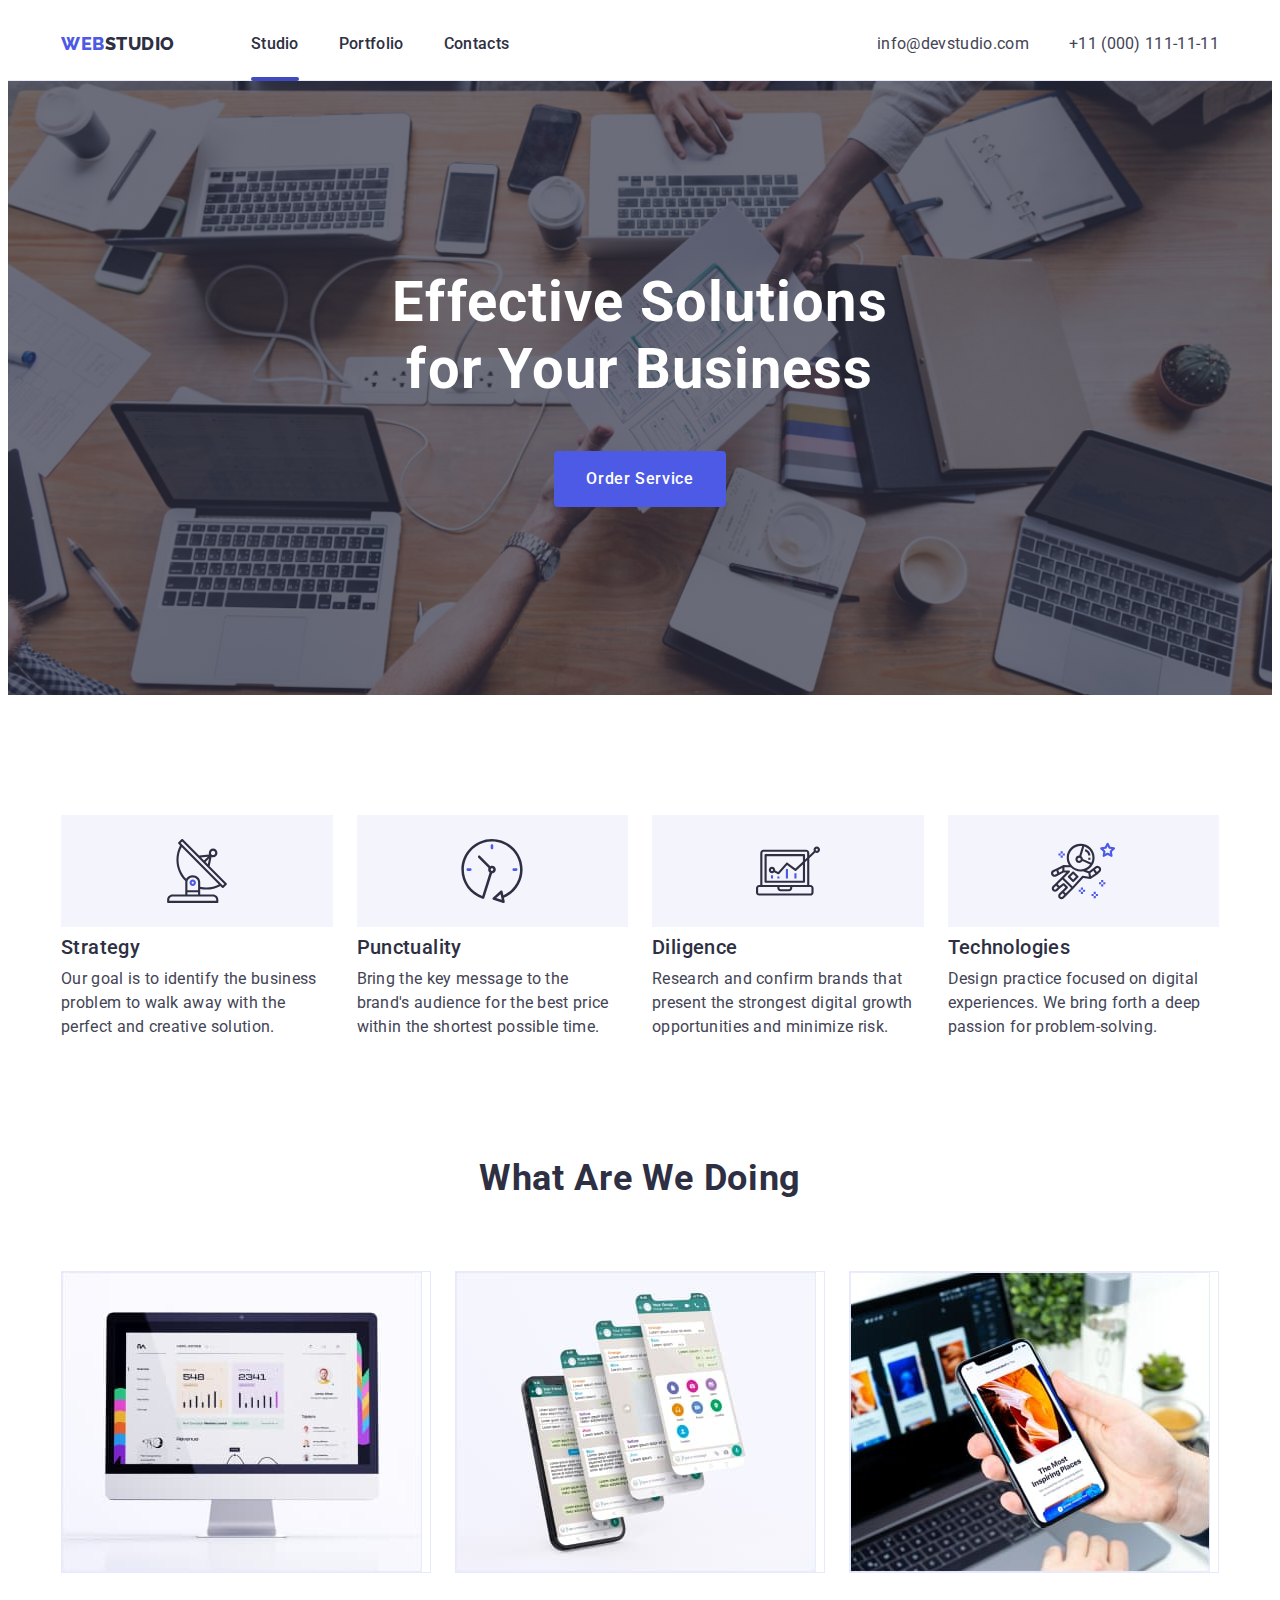
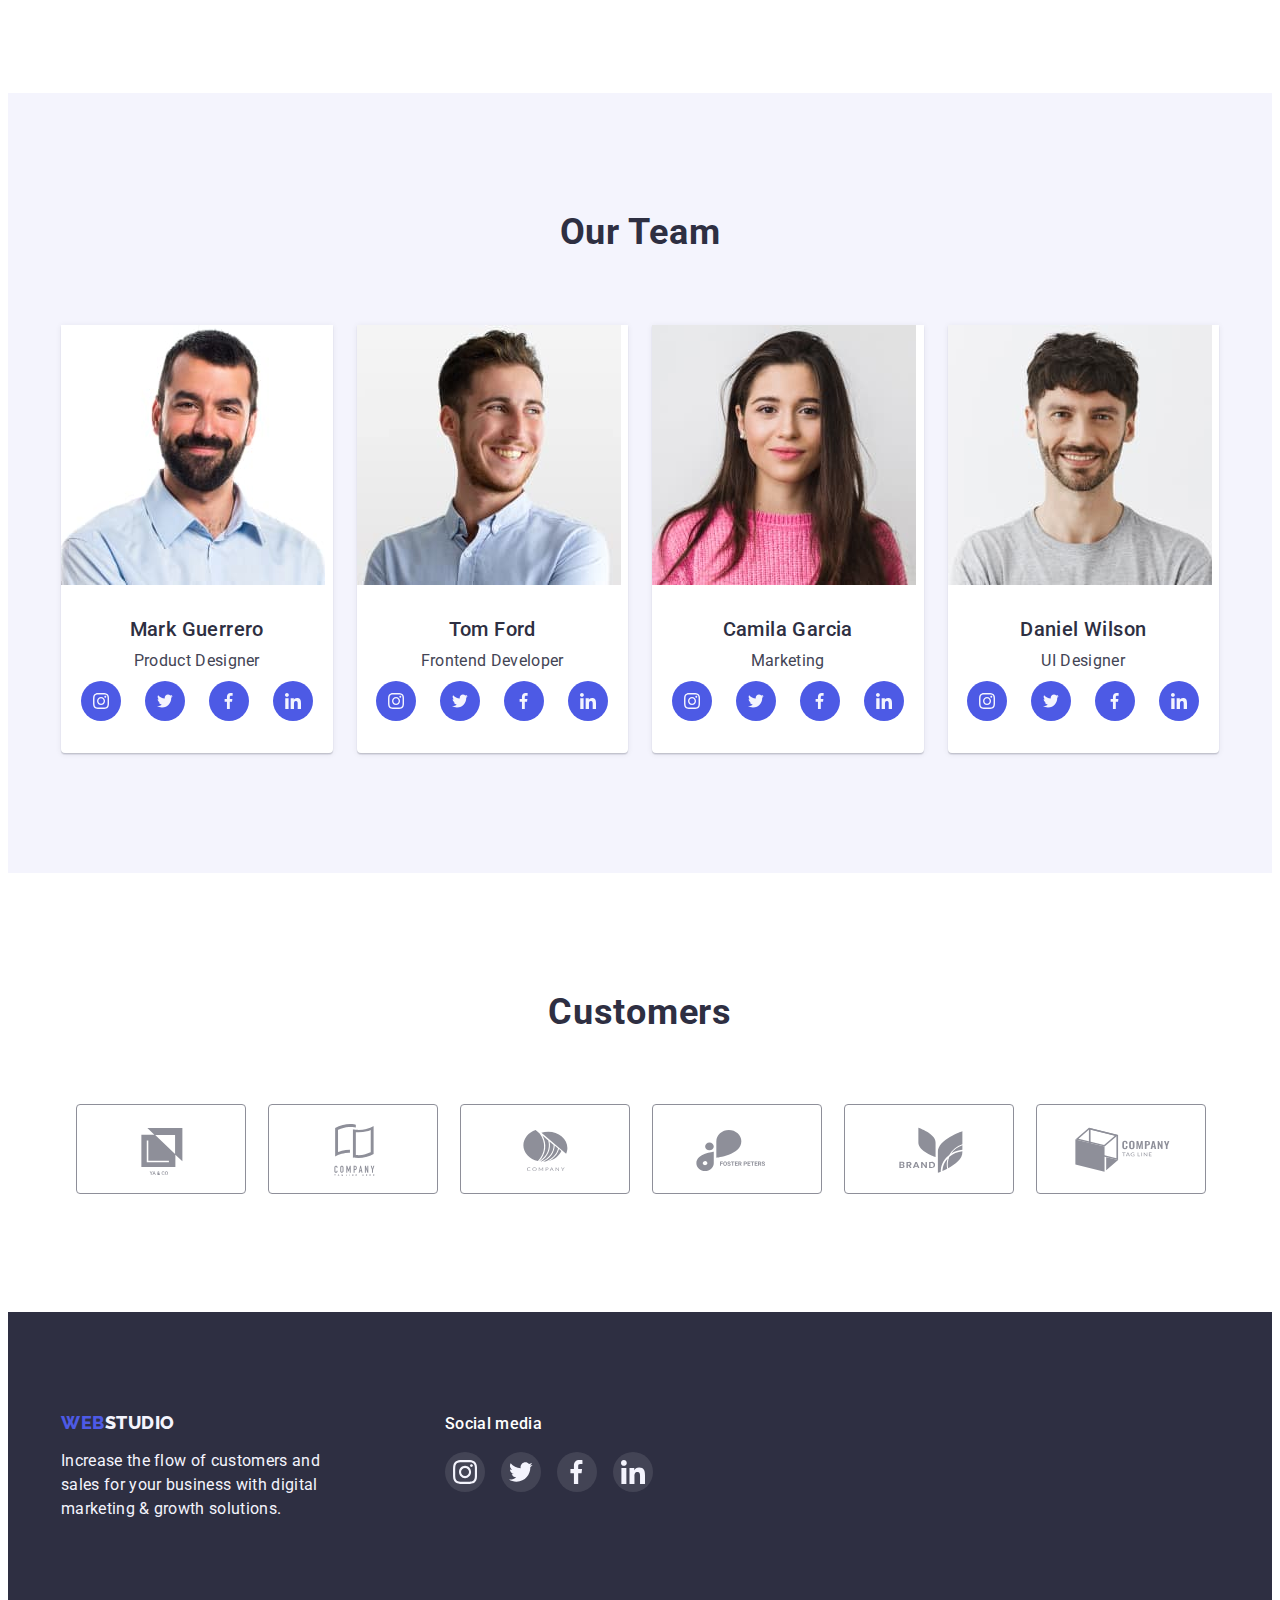
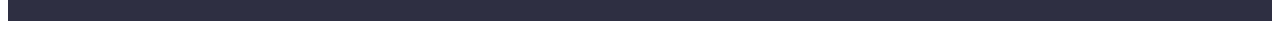
<file: index.html>
<!DOCTYPE html>
<html lang="en">
  <head>
    <meta charset="UTF-8" />
    <meta http-equiv="X-UA-Compatible" content="IE=edge" />
    <meta name="viewport" content="width=device-width, initial-scale=1.0" />
    <title>WebStudio</title>
    <link rel="preconnect" href="https://fonts.googleapis.com">
    <link rel="preconnect" href="https://fonts.gstatic.com" crossorigin>
    <link href="https://fonts.googleapis.com/css2?family=Raleway:wght@800&family=Roboto:wght@400;500;700;900&display=swap" rel="stylesheet">
    <link rel="stylesheet" href="https://cdnjs.cloudflare.com/ajax/libs/modern-normalize/1.1.0/modern-normalize.min.css" integrity="sha512-wpPYUAdjBVSE4KJnH1VR1HeZfpl1ub8YT/NKx4PuQ5NmX2tKuGu6U/JRp5y+Y8XG2tV+wKQpNHVUX03MfMFn9Q==" crossorigin="anonymous" referrerpolicy="no-referrer" />
    <link rel="stylesheet" href="./css/styles.css">
  </head>
  <body>
    <!--Header-->
    <header class="header">
      <div class="container header-container">
      <nav class="header-navigation">
        <a class="header-logo link" href="./index.html"><span class="accent">Web</span>Studio</a>
        <!--Navigation-->
        <ul class="header-list list">
          <li class="header-item"><a href="./index.html" class="header-link link current">Studio</a></li>
          <li class="header-item"><a href="./portfolio.html" class="header-link link">Portfolio</a></li>
          <li class="header-item"><a href="" class="header-link link">Contacts</a></li>
        </ul>
      </nav>
      <address class="header-adress">
        <ul class="adress-list list">
          <li><a href="mailto:info@devstudio.com" class="header-mail link">info@devstudio.com</a></li>
          <li><a href="tel:+110001111111" class="header-tel link">+11 (000) 111-11-11</a></li>
        </ul>
      </address>
      </div>
    </header>
    <main>
      <!--Hero section-->
      <section class="hero">
        <div class="container">
        <h1 class="hero-title">Effective Solutions for Your Business</h1>
        <button data-modal-open type="button" class="hero-btn btn">Order Service</button>
        <div class="backdrop is-hidden" data-modal>
            <div class="modal">
              <button data-modal-close type="button" class="modal-icon">
                <svg class="icon-image" width="8" height="8">
                  <use href="./images/symbol-defs.svg#icon-close">
                  </use>
                </svg>
              </button>
            </div>
        </div>
        </div>
      </section>
      <!--Advantage-->
      <section class="advantage section">
        <div class="container">
        <h2 class="advantage-subtitle visually-hidden">Advantage list</h2>
        <ul class="advantage-list list">
          <li class="advantage-item icon-antenna">
            <h3 class="advantage-desc">Strategy</h3>
            <p class="advantage-text">
              Our goal is to identify the business problem to walk away with the
              perfect and creative solution.
            </p>
          </li>
          <li class="advantage-item icon-clock">
            <h3 class="advantage-desc">Punctuality</h3>
            <p class="advantage-text">
              Bring the key message to the brand's audience for the best price
              within the shortest possible time.
            </p>
          </li>
          <li class="advantage-item icon-diagram">
            <h3 class="advantage-desc">Diligence</h3>
            <p class="advantage-text">
              Research and confirm brands that present the strongest digital
              growth opportunities and minimize risk.
            </p>
          </li>
          <li class="advantage-item icon-astronaut">
            <h3 class="advantage-desc">Technologies</h3>
            <p class="advantage-text">
              Design practice focused on digital experiences. We bring forth a
              deep passion for problem-solving.
            </p>
          </li>
        </ul>
        </div>
      </section>
      <!--Work examples-->
      <section class="work-examples"><div class="container">
        <h2 class="work-examples-subtitle">What are we doing</h2>
        <ul class="work-examples-list list">
          <li class="work-examples-item">
            <img
              src="./images/what-we-do-1.jpg"
              alt="monitor screen"
              width="360"
            />
          </li>
          <li class="work-examples-item">
            <img
              src="./images/what-we-do-2.jpg"
              alt="series of icons"
              width="360"
            />
          </li>
          <li class="work-examples-item">
            <img src="./images/what-we-do-3.jpg" alt="phone in hand" width="360" />
          </li>
        </ul>
        </div>
      </section>
      <!--Team-->
      <section class="team section">
        <div class="container">
         <h2 class="team-subtitle">Our Team</h2>
          <ul class="team-list list">
            <li class="team-item">
             <img
              src="./images/co-worker1.jpg"
              alt="co-worker Product Designer"
              width="264"/>
              <div class="user-content-section">
                <h3 class="team-user">Mark Guerrero</h3>
                <p class="team-text">Product Designer</p>
                  <ul class="team-social-list list">
                    <li class="team-social-item">
                      <a href="" class="team-social-link link">
                        <svg class="team-social-icon" width="16" height="16">
                          <use href="./images/symbol-defs.svg#icon-instagram">
                          </use>
                        </svg>
                      </a>
                    </li>
                    <li class="team-social-item">
                      <a href="" class="team-social-link link">
                        <svg class="team-social-icon" width="16" height="16">
                          <use href="./images/symbol-defs.svg#icon-twitter">
                          </use>
                        </svg>
                      </a>
                    </li>
                    <li class="team-social-item">
                      <a href="" class="team-social-link link">
                        <svg class="team-social-icon" width="16" height="16">
                          <use href="./images/symbol-defs.svg#icon-facebook">
                          </use>
                        </svg>
                      </a>
                    </li>
                    <li class="team-social-item">
                      <a href="" class="team-social-link link">
                        <svg class="team-social-icon" width="16" height="16">
                          <use href="./images/symbol-defs.svg#icon-linkedin"> 
                          </use>
                        </svg>
                      </a>
                    </li>
                  </ul>
              </div>
            </li>
            <li class="team-item">
              <img
              src="./images/co-worker2.jpg"
              alt="co-worker Frontend Developer"
              width="264"/>
              <div class="user-content-section">
                <h3 class="team-user">Tom Ford</h3>
                <p class="team-text">Frontend Developer</p>
                <ul class="team-social-list list">
                  <li class="team-social-item">
                    <a href="" class="team-social-link link">
                      <svg class="team-social-icon" width="16" height="16">
                        <use href="./images/symbol-defs.svg#icon-instagram">
                        </use>
                      </svg>
                    </a>
                  </li>
                  <li class="team-social-item">
                    <a href="" class="team-social-link link">
                      <svg class="team-social-icon" width="16" height="16">
                        <use href="./images/symbol-defs.svg#icon-twitter">
                        </use>
                      </svg>
                    </a>
                  </li>
                  <li class="team-social-item">
                    <a href="" class="team-social-link link">
                      <svg class="team-social-icon" width="16" height="16">
                        <use href="./images/symbol-defs.svg#icon-facebook">
                        </use>
                      </svg>
                    </a>
                  </li>
                  <li class="team-social-item">
                    <a href="" class="team-social-link link">
                      <svg class="team-social-icon" width="16" height="16">
                        <use href="./images/symbol-defs.svg#icon-linkedin"> 
                        </use>
                      </svg>
                    </a>
                  </li>
                </ul>
              </div>
            </li>
            <li class="team-item">
              <img
              src="./images/co-worker3.jpg"
              alt="co-worker Marketing"
              width="264"/>
              <div class="user-content-section">
                <h3 class="team-user">Camila Garcia</h3>
                <p class="team-text">Marketing</p>
                <ul class="team-social-list list">
                  <li class="team-social-item">
                    <a href="" class="team-social-link link">
                      <svg class="team-social-icon" width="16" height="16">
                        <use href="./images/symbol-defs.svg#icon-instagram">
                        </use>
                      </svg>
                    </a>
                  </li>
                  <li class="team-social-item">
                    <a href="" class="team-social-link link">
                      <svg class="team-social-icon" width="16" height="16">
                        <use href="./images/symbol-defs.svg#icon-twitter">
                        </use>
                      </svg>
                    </a>
                  </li>
                  <li class="team-social-item">
                    <a href="" class="team-social-link link">
                      <svg class="team-social-icon" width="16" height="16">
                        <use href="./images/symbol-defs.svg#icon-facebook">
                        </use>
                      </svg>
                    </a>
                  </li>
                  <li class="team-social-item">
                    <a href="" class="team-social-link link">
                      <svg class="team-social-icon" width="16" height="16">
                        <use href="./images/symbol-defs.svg#icon-linkedin"> 
                        </use>
                      </svg>
                    </a>
                  </li>
                </ul>
              </div>
            </li>
            <li class="team-item">
              <img
              src="./images/co-worker4.jpg"
              alt="co-worker UI Designer"
              width="264"/>
              <div class="user-content-section">
                <h3 class="team-user">Daniel Wilson</h3>
                <p class="team-text">UI Designer</p>
                <ul class="team-social-list list">
                  <li class="team-social-item">
                    <a href="" class="team-social-link link">
                      <svg class="team-social-icon" width="16" height="16">
                        <use href="./images/symbol-defs.svg#icon-instagram">
                        </use>
                      </svg>
                    </a>
                  </li>
                  <li class="team-social-item">
                    <a href="" class="team-social-link link">
                      <svg class="team-social-icon" width="16" height="16">
                        <use href="./images/symbol-defs.svg#icon-twitter">
                        </use>
                      </svg>
                    </a>
                  </li>
                  <li class="team-social-item">
                    <a href="" class="team-social-link link">
                      <svg class="team-social-icon" width="16" height="16">
                        <use href="./images/symbol-defs.svg#icon-facebook">
                        </use>
                      </svg>
                    </a>
                  </li>
                  <li class="team-social-item">
                    <a href="" class="team-social-link link">
                      <svg class="team-social-icon" width="16" height="16">
                        <use href="./images/symbol-defs.svg#icon-linkedin"> 
                        </use>
                      </svg>
                    </a>
                  </li>
                </ul>
              </div>
            </li>
          </ul>
        </div>
      </section>
      <!--Customers-->
      <section class="customers section">
        <div class="container">
          <h2 class="customers-subtitle">Customers</h2>
          <ul class="customers-list list">
            <li class="customers-item">
              <a href="" class="customers-link link">
                <svg class="customers-logo" width="104" height="56">
                  <use href="./images/symbol-defs.svg#icon-Logo-1">
                  </use>
                </svg>
              </a>
            </li>
            <li class="customers-item">
              <a href="" class="customers-link link">
                <svg class="customers-logo" width="104" height="56">
                  <use href="./images/symbol-defs.svg#icon-Logo-2">
                  </use>
                </svg>
              </a>
            </li>
            <li class="customers-item">
              <a href="" class="customers-link link">
                <svg class="customers-logo" width="104" height="56">
                  <use href="./images/symbol-defs.svg#icon-Logo-3">
                  </use>
                </svg>
              </a>
            </li>
            <li class="customers-item">
              <a href="" class="customers-link link">
                <svg class="customers-logo" width="104" height="56">
                  <use href="./images/symbol-defs.svg#icon-Logo-4">
                  </use>
                </svg>
              </a>
            </li>
            <li class="customers-item">
              <a href="" class="customers-link link">
                <svg class="customers-logo" width="104" height="56">
                  <use href="./images/symbol-defs.svg#icon-Logo-5">
                  </use>
                </svg>
              </a>
            </li>
            <li class="customers-item">
              <a href="" class="customers-link link">
                <svg class="customers-logo" width="104" height="56">
                  <use href="./images/symbol-defs.svg#icon-Logo-6">
                  </use>
                </svg>
              </a>
            </li>
          </ul>
        </div>
      </section>
    </main>
    <!--Footer-->
    <footer class="footer">
      <div class="container">
        <div class="footer-logo-text">
          <a class="footer-logo link" href="./index.html">
            <span class="accent">Web</span>Studio</a>
          <p class="footer-text">
        Increase the flow of customers and sales for your business with digital
        marketing & growth solutions.
          </p>
        </div>
        <div class="social-media">
          <p class="social-media-text">Social media</p>
         <ul class="footer-social-list list">
          <li class="footer-social-item">
            <a href="" class="footer-social-link link">
              <svg class="footer-social-icon" width="24" height="24">
                <use href="./images/symbol-defs.svg#icon-instagram">
                </use>
              </svg>
            </a>
          </li>
          <li class="footer-social-item">
            <a href="" class="footer-social-link link">
              <svg class="footer-social-icon" width="24" height="24">
                <use href="./images/symbol-defs.svg#icon-twitter">
                </use>
              </svg>
            </a>
          </li>
          <li class="footer-social-item">
            <a href="" class="footer-social-link link">
              <svg class="footer-social-icon" width="24" height="24">
                <use href="./images/symbol-defs.svg#icon-facebook">
                </use>
              </svg>
            </a>
          </li>
          <li class="footer-social-item">
            <a href="" class="footer-social-link link">
              <svg class="footer-social-icon" width="24" height="24">
                <use href="./images/symbol-defs.svg#icon-linkedin"> 
                </use>
              </svg>
            </a>
          </li>
         </ul>
        </div>
      </div>
    </footer>
    <script src="./js/modal.js"></script>
</body>
  </body>
</html>
</file>
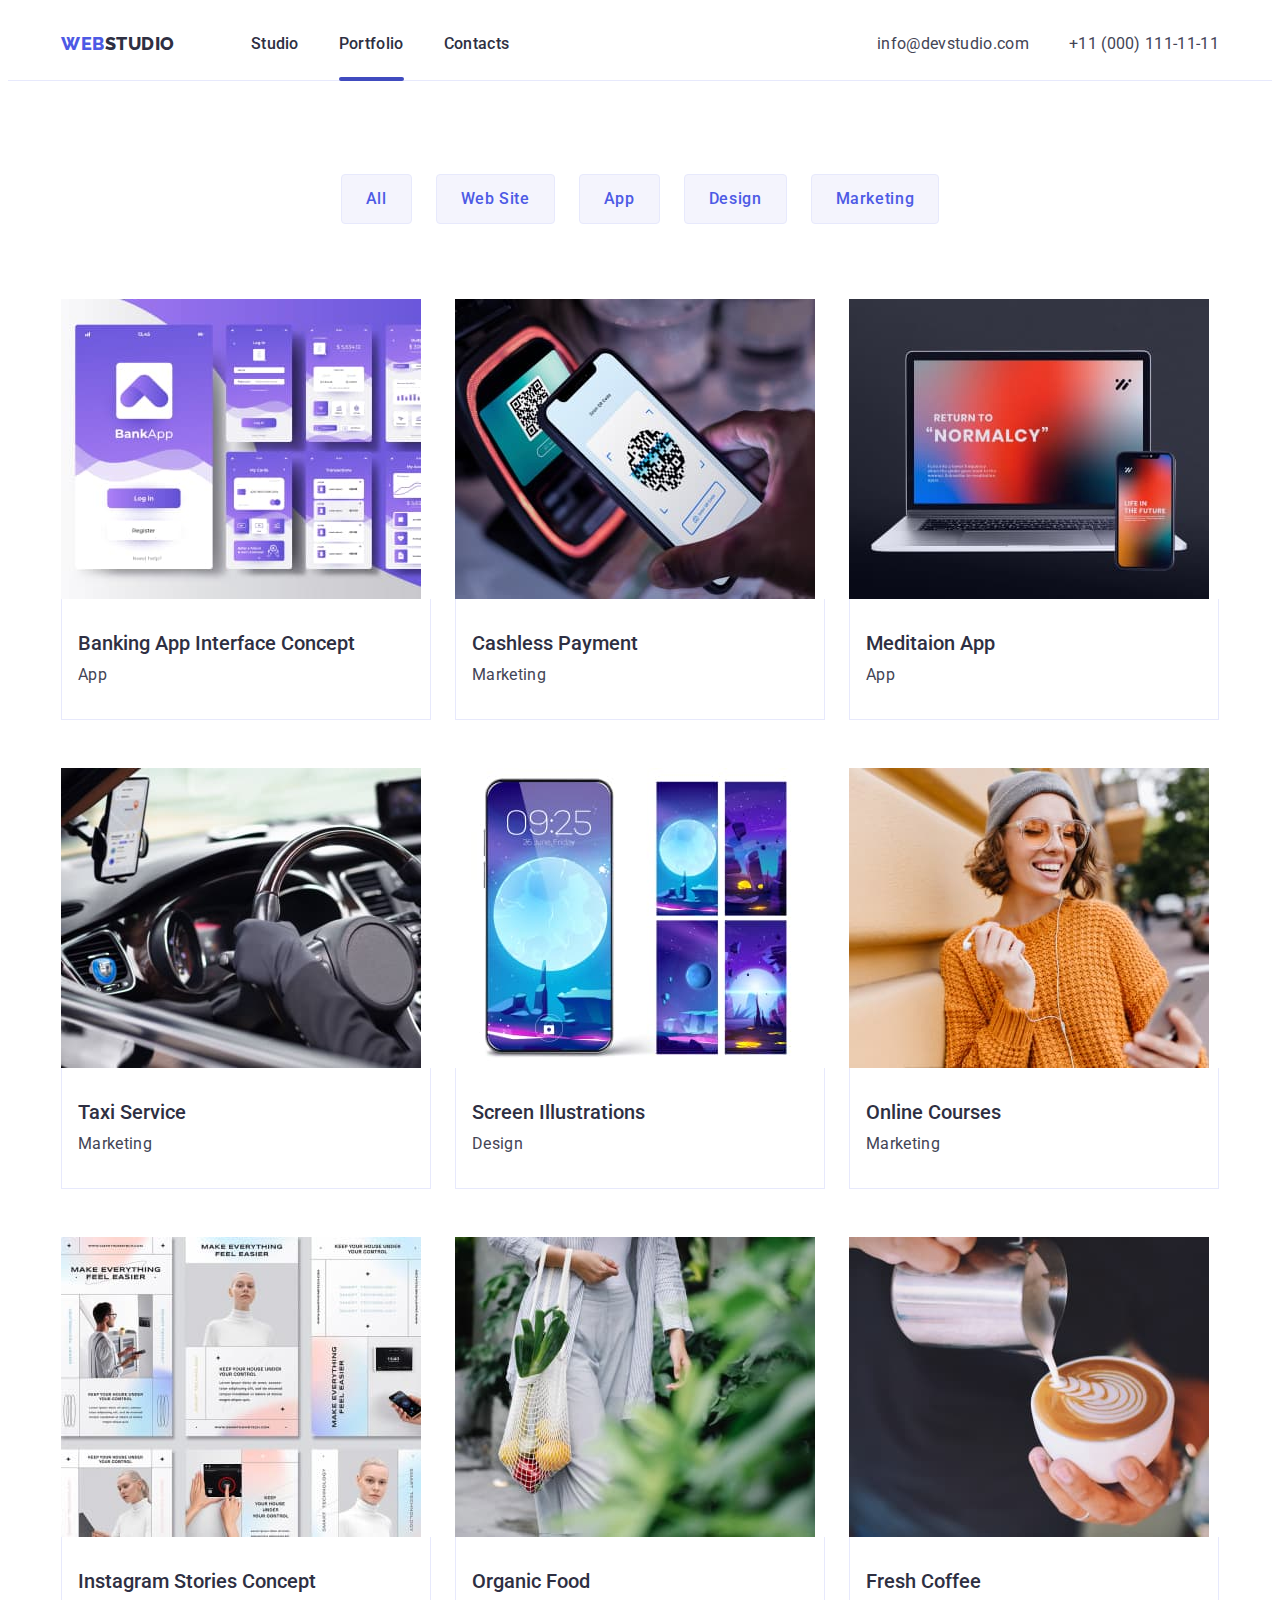
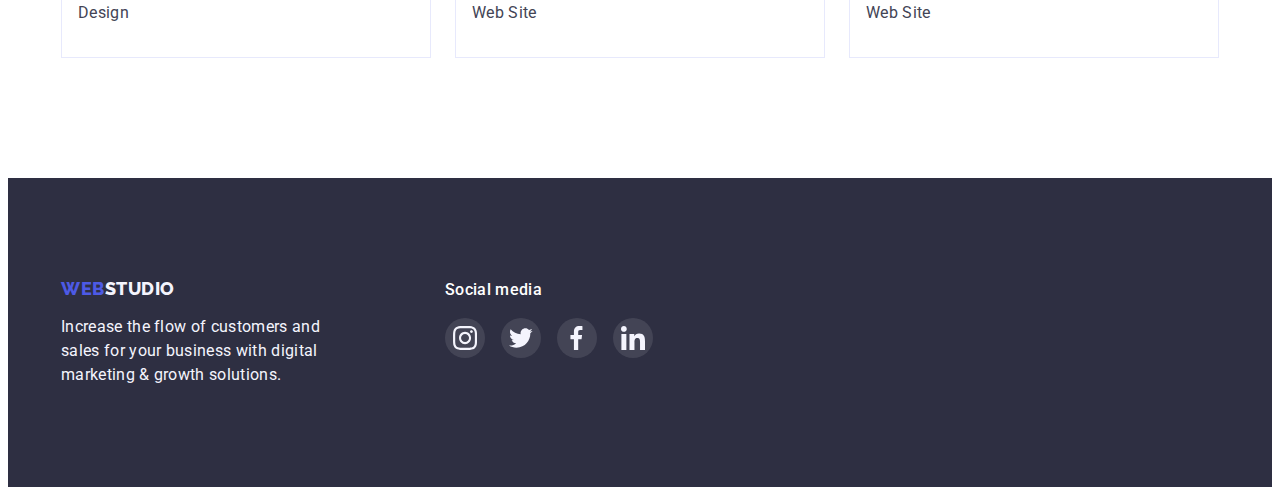
<file: portfolio.html>
<!DOCTYPE html>
<html lang="en">
  <head>
    <meta charset="UTF-8" />
    <meta http-equiv="X-UA-Compatible" content="IE=edge" />
    <meta name="viewport" content="width=device-width, initial-scale=1.0" />
    <title>Portfolio</title>
    <link rel="preconnect" href="https://fonts.googleapis.com">
    <link rel="preconnect" href="https://fonts.gstatic.com" crossorigin>
    <link href="https://fonts.googleapis.com/css2?family=Raleway:wght@800&family=Roboto:wght@400;500;700;900&display=swap" rel="stylesheet">
    <link rel="stylesheet" href="https://cdnjs.cloudflare.com/ajax/libs/modern-normalize/1.1.0/modern-normalize.min.css" integrity="sha512-wpPYUAdjBVSE4KJnH1VR1HeZfpl1ub8YT/NKx4PuQ5NmX2tKuGu6U/JRp5y+Y8XG2tV+wKQpNHVUX03MfMFn9Q==" crossorigin="anonymous" referrerpolicy="no-referrer" />
    <link rel="stylesheet" href="./css/styles.css">
  </head>
  <body>
    <!--Header-->
    <header class="header">
      <div class="container header-container">
      <nav class="header-navigation">
        <a class="header-logo link" href="./index.html"><span class="accent">Web</span>Studio</a>
        <!--Navigation-->
        <ul class="header-list list">
          <li class="header-item"><a href="./index.html" class="header-link link">Studio</a></li>
          <li class="header-item">
            <a href="./portfolio.html" class="header-link link current">Portfolio</a>
          </li>
          <li class="header-item"><a href="" class="header-link link">Contacts</a></li>
        </ul>
      </nav>
      <address class="header-adress">
        <ul class="adress-list list">
          <li><a href="mailto:info@devstudio.com" class="header-mail link">info@devstudio.com</a></li>
          <li><a href="tel:+110001111111" class="header-tel link">+11 (000) 111-11-11</a></li>
        </ul>
      </address>
      </div>
    </header>
     <!--Main--> 
    <main>
     <section class="main section">
      <div class="container">
        <h1 class="main-title visually-hidden">Filters and Project examples</h1>
        <!--Filters-->
        <ul class="filter-list list">
          <li class="filter-item">
            <button type="button" class="filter-btn btn">All</button>
          </li>
          <li class="filter-item">
            <button type="button" class="filter-btn btn">Web Site</button>
          </li>
          <li class="filter-item">
            <button type="button" class="filter-btn btn">App</button>
          </li>
          <li class="filter-item">
            <button type="button" class="filter-btn btn">Design</button>
          </li>
          <li class="filter-item">
            <button type="button btn" class="filter-btn btn">Marketing</button>
          </li>
        </ul>    
       <!--Project examples-->      
        <ul class="project-list list">
          <li  class="project-item">
            <a href="" class="filter-grid link">
              <div class="project-thumb">
              <img
              src="./images/portfolio-project1.jpg"
              alt="portfolio project 1"
              width="360"
              />
                <p class="project-hover-text">14 Stylish and User-Friendly App Design Concepts · Task Manager App · Calorie Tracker App · Exotic Fruit Ecommerce App · Cloud Storage App</p>
              </div>
                <div class="content-section">
                  <h2 class="project-subtitle">Banking App Interface Concept</h2>
                  <p class="project-text">App</p>
                </div>
            </a>
          </li>
          <li class="project-item">
            <a href="" class="filter-grid link" >
              <div class="project-thumb">
                <img
              src="./images/portfolio-project2.jpg"
              alt="portfolio project 2"
              width="360"
              />
                <p class="project-hover-text">14 Stylish and User-Friendly App Design Concepts · Task Manager App · Calorie Tracker App · Exotic Fruit Ecommerce App · Cloud Storage App</p>
              </div>
                <div class="content-section">
                  <h2 class="project-subtitle">Cashless Payment</h2>
                  <p class="project-text">Marketing</p>
                </div>
            </a>
          </li>
          <li class="project-item">
            <a href="" class="filter-grid link">
              <div class="project-thumb">
                <img
              src="./images/portfolio-project3.jpg"
              alt="portfolio project 3"
              width="360"
              /> 
                <p class="project-hover-text">14 Stylish and User-Friendly App Design Concepts · Task Manager App · Calorie Tracker App · Exotic Fruit Ecommerce App · Cloud Storage App</p>
              </div>
                <div class="content-section">
                  <h2 class="project-subtitle">Meditaion App</h2>
                  <p class="project-text">App</p>
                </div>
            </a>
          </li>
          <li class="project-item">
            <a href="" class="filter-grid link">
              <div class="project-thumb">
                <img
              src="./images/portfolio-project4.jpg"
              alt="portfolio project 4"
              width="360"
              /> 
                <p class="project-hover-text">14 Stylish and User-Friendly App Design Concepts · Task Manager App · Calorie Tracker App · Exotic Fruit Ecommerce App · Cloud Storage App</p>
              </div>
              <div class="content-section">
                <h2 class="project-subtitle">Taxi Service</h2>
                <p class="project-text">Marketing</p>
              </div>
            </a>
          </li>
          <li class="project-item">
            <a href="" class="filter-grid link">
              <div class="project-thumb">
                <img
              src="./images/portfolio-project5.jpg"
              alt="portfolio project 5"
              width="360"
              />
                 <p class="project-hover-text">14 Stylish and User-Friendly App Design Concepts · Task Manager App · Calorie Tracker App · Exotic Fruit Ecommerce App · Cloud Storage App</p>
              </div>
                <div class="content-section">
                  <h2 class="project-subtitle">Screen Illustrations</h2>
                  <p class="project-text">Design</p>
                </div>
            </a>
          </li>
          <li class="project-item">
            <a href="" class="filter-grid link">
              <div class="project-thumb">
                <img
              src="./images/portfolio-project6.jpg"
              alt="portfolio project 6"
              width="360"
              />
                <p class="project-hover-text">14 Stylish and User-Friendly App Design Concepts · Task Manager App · Calorie Tracker App · Exotic Fruit Ecommerce App · Cloud Storage App</p>
              </div>
              <div class="content-section">
                <h2 class="project-subtitle">Online Courses</h2>
                <p class="project-text">Marketing</p>
              </div>
            </a>
          </li>
          <li class="project-item">
            <a href="" class="filter-grid link">
              <div class="project-thumb">
                <img
              src="./images/portfolio-project7.jpg"
              alt="portfolio project 7"
              width="360"
              /> 
                <p class="project-hover-text">14 Stylish and User-Friendly App Design Concepts · Task Manager App · Calorie Tracker App · Exotic Fruit Ecommerce App · Cloud Storage App</p>
              </div>
              <div class="content-section">
                <h2 class="project-subtitle">Instagram Stories Concept</h2>
                <p class="project-text">Design</p>
              </div>
            </a>
          </li>
          <li class="project-item">
            <a href="" class="filter-grid link">
              <div class="project-thumb">
                <img
              src="./images/portfolio-project8.jpg"
              alt="portfolio project 8"
              width="360"
              />
                <p class="project-hover-text">14 Stylish and User-Friendly App Design Concepts · Task Manager App · Calorie Tracker App · Exotic Fruit Ecommerce App · Cloud Storage App</p>
              </div>
              <div class="content-section">
                <h2 class="project-subtitle">Organic Food</h2>
                <p class="project-text">Web Site</p>
              </div>
            </a>
          </li>
          <li class="project-item">
            <a href="" class="filter-grid link">
              <div class="project-thumb">
                <img
              src="./images/portfolio-project9.jpg"
              alt="portfolio project 9"
              width="360"
              />
                 <p class="project-hover-text">14 Stylish and User-Friendly App Design Concepts · Task Manager App · Calorie Tracker App · Exotic Fruit Ecommerce App · Cloud Storage App</p>
              </div>
              <div class="content-section">
                <h2 class="project-subtitle">Fresh Coffee</h2>
                <p class="project-text">Web Site</p>
              </div>
            </a>
          </li>
        </ul>
      </div>
     </section>
    </main>
    <!--Footer-->
    <footer class="footer">
      <div class="container">
        <div class="footer-logo-text">
          <a class="footer-logo link" href="./index.html">
            <span class="accent">Web</span>Studio</a>
          <p class="footer-text">
        Increase the flow of customers and sales for your business with digital
        marketing & growth solutions.
          </p>
        </div>
        <div class="social-media">
          <p class="social-media-text">Social media</p>
         <ul class="footer-social-list list">
          <li class="footer-social-item">
            <a href="" class="footer-social-link link">
              <svg class="footer-social-icon" width="24" height="24">
                <use href="./images/symbol-defs.svg#icon-instagram">
                </use>
              </svg>
            </a>
          </li>
          <li class="footer-social-item">
            <a href="" class="footer-social-link link">
              <svg class="footer-social-icon" width="24" height="24">
                <use href="./images/symbol-defs.svg#icon-twitter">
                </use>
              </svg>
            </a>
          </li>
          <li class="footer-social-item">
            <a href="" class="footer-social-link link">
              <svg class="footer-social-icon" width="24" height="24">
                <use href="./images/symbol-defs.svg#icon-facebook">
                </use>
              </svg>
            </a>
          </li>
          <li class="footer-social-item">
            <a href="" class="footer-social-link link">
              <svg class="footer-social-icon" width="24" height="24">
                <use href="./images/symbol-defs.svg#icon-linkedin"> 
                </use>
              </svg>
            </a>
          </li>
         </ul>
        </div>
      </div>
    </footer>
  </body>
</html>
</file>
<file: css/styles.css>
:root{--main-background-color: #FFFFFF;
    --hero-background-color: #2E2F42;
    --main-accent-color: #4D5AE5;
    --secondary-accent-color: #31D0AA;
    --header-accent-color:#2E2F42;
    --footer-accent-color:#F4F4FD;
    --main-title-color:#2E2F42;
    --main-text-color:#434455;
    --adress-color:#434455;
    --button-background-color:#F4F4FD;
    --footer-text-color:#E7E9FC;
    --focus-background-color:#404BBF;
    --team-backgroung-color:#F4F4FD;
    --border-color:#E7E9FC;
    --footer-background-color:rgba(255, 255, 255, 0.1);
    --backdrop-background-color:rgba(46, 47, 66, 0.4);
    --modal-background-color:#FCFCFC;
} 
:root{
    --timing-function:cubic-bezier(0.4, 0, 0.2, 1);
    --duration:250ms;
}

h1,
h2,
h3,
h4,
h5,
h6,
p{
margin: 0;}

ul{
    margin: 0; padding: 0;}
img{
    display: block;
    max-width: 100%;
    height: auto;}
   
body{
    font-family: 'Roboto', sans-serif;
    color: var(--main-title-color);
    background: var(--main-background-color);
}

.container{
    width: 1158px;
    margin: 0 auto;
    padding-left: 15px;
    padding-right: 15px;
}
.section{
    padding: 120px 0;}

.list{
    list-style: none;}

.link{
    text-decoration: none;}

.btn{font-family:inherit;
    font-weight: 500;
    font-size: 16px;
    line-height: 1.5;
    display: flex;
    border-radius: 4px;
    letter-spacing: 0.04em;
    cursor: pointer;}
    
.visually-hidden {
   position: absolute;
   top: -150%;
   z-index: -100;
   width: 0;
   height: 0;
   opacity: 0;
   visibility: hidden;
   user-select: none;
   pointer-events: none;
   cursor: none;
   margin: 0;
   padding: 0;
   overflow: hidden;
   border: none;
   outline: none;
   white-space: nowrap;
      }
/*-------Header-------------*/

.header{ 
    padding: 24px 0;
    border-bottom: 1px solid var(--border-color);
}
.header-container{
    display: flex;
    justify-content: space-between;
}

.header-navigation{
    display: flex;
}
.header-logo {
font-family: 'Raleway', sans-serif;
font-weight: 800;
font-size: 18px;
line-height: 1.33;
letter-spacing: 0.03em;
text-transform: uppercase;
color: var(--header-accent-color);
margin-right: 76px;
}

.accent{color: var(--main-accent-color);}

.header-list{
    display: flex;
    gap: 40px;
    transition-property: color;
    transition-duration: var(--duration);
    transition-timing-function: var(--timing-function);
}

.header-list :hover,
.header-list :focus{ 
    color: var(--focus-background-color);
}

.header-link {
    position: relative;
    font-weight: 500;
    font-size: 16px;
    line-height: 1.5;
    letter-spacing: 0.02em;
    color: var(--main-title-color);   
}
.current::after{
    position: absolute;
    content:'';
    left: 0;
    bottom: -147%;
    display: block;
    width: 100%;
    height: 4px;
    background-color: var(--focus-background-color);
    border-radius: 2px;
    transition-duration: var(--duration);
    transition-timing-function: var(--timing-function);
}

.adress-list{
    display:flex;
    gap: 40px;
}
.header-mail {
    font-style: normal;
    font-size: 16px;
    line-height: 1.5;
    letter-spacing: 0.02em;
    color: var(--adress-color);
    transition-property: color;
    transition-duration: var(--duration);
    transition-timing-function: var(--timing-function);}

.header-mail:hover, 
.header-mail:focus {
    color: var(--focus-background-color);}
    
.header-tel {
    font-style: normal;
    font-size: 16px;
    line-height: 1.5;
    letter-spacing: 0.02em;
    color: var(--adress-color);
    transition-property: color;
    transition-duration: var(--duration);
    transition-timing-function: var(--timing-function);
    }


.header-tel:hover, 
.header-tel:focus {
    color: var(--focus-background-color);
    }
    
/*-------Hero-------------*/

.hero{
    margin-left: auto;
    margin-right: auto;
    padding: 188px 0;
    text-align: center;
    background-image: linear-gradient(rgba(46, 47, 66, 0.7),rgba(46, 47, 66, 0.7)), url(../images/hero-bg-image.jpg);
    background-color: var(--hero-background-color);
    background-repeat: no-repeat;
    background-position: center;
    background-size: cover;
    max-width: 1440px;
    }
.hero-title{
    font-weight: 700;
    font-size: 56px;
    line-height: 1.2;
    letter-spacing: 0.02em;   
    color: var(--main-background-color);
    margin-bottom: 48px;
    width: 496px;
    margin-left: auto;
    margin-right: auto;
    }

.hero-btn{
    display: inline-block;
    padding: 16px 32px;
    border: none;
    color: var(--main-background-color);
    background: var(--main-accent-color);
    transition-property: background;
    transition-duration: var(--duration);
    transition-timing-function: var(--timing-function);}
    
    
.hero-btn:hover,
.hero-btn:focus{
background: var(--focus-background-color);
}
.backdrop {
    position: fixed;
    top: 0;
    left: 0;
    width: 100%;
    height: 100%;
    background-color: var(--backdrop-background-color);
    transition-property: visibility, opacity;
    transition-duration: var(--duration);
    transition-timing-function: var(--timing-function);
}
.backdrop.is-hidden {
    visibility: hidden;
    opacity: 0;
    pointer-events: none;
}
.modal {
    position: absolute;
    top: 50%;
    left: 50%;
    transform: translate(-50%, -50%) scale(1);
    min-height: 576px;
    min-width: 408px;
    padding: 15px;
    background-color: var(--modal-background-color);
    box-shadow: 0px 1px 1px rgba(0, 0, 0, 0.14), 0px 1px 3px rgba(0, 0, 0, 0.12), 0px 2px 1px rgba(0, 0, 0, 0.2);
    border-radius: 4px;
    transition-duration: var(--duration);
    transition-timing-function: var(--timing-function);
}

.backdrop.is-hidden .modal { 
    transform: translate(-50%, -50%) scale(0.1);}

.modal-icon{
    display: flex;
    justify-content: center;
    align-items: center;
    position: absolute;
    padding: 8px;
    border: 1px solid rgba(0, 0, 0, 0.1);
    border-radius: 50%;
    background-color: rgba(231, 233, 252, 1);
    top: 24px;
    right: 24px;
    transition-property: background-color, color;
    transition-duration: var(--duration);
    transition-timing-function: var(--timing-function);
}
.modal-icon:hover {
    background-color: var(--focus-background-color);
    color: var(--main-background-color);
}

.icon-image{
    fill: currentColor;
}
/*-------Advantage-------------*/

.advantage-list{
    display: flex;
    gap: 24px;
}
.advantage-item{
    width: calc((100% - 24px * 3) / 4);
}
.advantage-item::before{
    display: block;
    content: '';
    height: 112px;
    background-size:64px;
    background-repeat: no-repeat;
    background-position: center;
    background-color: var(--team-backgroung-color);
}
.icon-antenna::before{
    background-image: url(../images/SVG/antenna.svg);  
}
.icon-clock::before{
    background-image: url(../images/SVG/clock.svg);
}
.icon-diagram::before{
    background-image: url(../images/SVG/diagram.svg);
}
.icon-astronaut::before{
    background-image: url(../images/SVG/astronaut.svg);
}
.advantage-desc {
    font-weight: 500;
    font-size: 20px;
    line-height: 1.2;
    letter-spacing: 0.02em;
    margin: 8px 0;
}
.advantage-text {
    font-size: 16px;
    line-height: 1.5;
    letter-spacing: 0.02em;
    color: var(--main-text-color);
    width: 264px;
}

/*-------Work-Examples-------------*/

.work-examples{
    padding-bottom: 120px;}

.work-examples-subtitle {
    font-weight: 700;
    font-size: 36px;
    line-height: 1.1;
    letter-spacing: 0.02em;
    text-transform: capitalize;
    margin-bottom: 72px;
    text-align: center;
}
.work-examples-list{ 
    display: flex;
    gap: 24px; 
}

.work-examples-item{
    border: 1px solid var(--border-color);
    width:calc((100% - 24px * 2) / 3);
}
/*-------Team-------------*/

.team {
    background:var(--team-backgroung-color);

}
.team-subtitle {
    font-weight: 700;
    font-size: 36px;
    line-height: 1.1;
    letter-spacing: 0.02em;
    text-transform: capitalize;
    margin-bottom: 72px;
    text-align: center;
}
.team-list{
    display: flex;
    gap: 24px;
}

.team-item { 
    width:calc((100% - 24px * 3) / 4);
    background: var(--main-background-color);
    box-shadow: 0px 1px 6px rgba(46, 47, 66, 0.08), 0px 1px 1px rgba(46, 47, 66, 0.16), 0px 2px 1px rgba(46, 47, 66, 0.08);
border-radius: 0px 0px 4px 4px;
}
.user-content-section{
    text-align: center;
    padding: 32px 0;
    }

.team-user {
    font-weight: 500;
    font-size: 20px;
    line-height: 1.2;
    letter-spacing: 0.02em;
    margin-bottom: 8px;

}
.team-text {
    font-size: 16px;
    line-height: 1.5;
    letter-spacing: 0.02em;
    color: var(--main-text-color);
    margin-bottom: 8px;
}
.team-social-list {
    display: flex;
    gap: 24px;
    justify-content: center;
}

.team-social-item {
    width: 40px;
    height: 40px;
}
.team-social-link {
    display: flex; 
    justify-content: center;
    align-items: center;
    width: 100%;
    height: 100%;
    border-radius: 50%;
    background-color: var(--main-accent-color);
    transition-property: background-color;
    transition-duration: var(--duration);
    transition-timing-function: var(--timing-function);
}

.team-social-link:is(:hover, :focus){
    background-color: var(--focus-background-color);
}

/*-------Customers-------------*/

.customers-subtitle {
font-weight: 700;
font-size: 36px;
line-height: 1.1;
text-align: center;
letter-spacing: 0.02em;
text-transform: capitalize;
color: var(--main-title-color);
margin-bottom: 72px;
}
.customers-list {
    display: flex;
    gap: 24px;
    justify-content: center;
}

.customers-item {
    width: 168px;
    height: 88px;
}

.customers-link {
    display: flex; 
    justify-content: center;
    align-items: center;
    width: 100%;
    height: 100%;
    border: 1px solid #8E8F99;
    border-radius: 4px;
    color: #8E8F99;
    transition-property: background-color, color;
    transition-duration: var(--duration);
    transition-timing-function: var(--timing-function);
}

.customers-link:is(:hover, :focus){
    border-color: var(--focus-background-color);
    color: var(--focus-background-color);
}
.customers-logo{
    fill: currentColor;
}

/*-------main filter-------------*/

.main{
    padding-top: 93px;
    padding-bottom: 120px;
}
.filter-list{
    display: flex;
    gap: 24px;
    justify-content: center;
    flex-wrap: wrap;
    margin-bottom: 75px;
}
.filter-btn{
    color: var(--main-accent-color);
    background: var(--button-background-color);
    padding: 12px 24px;
    border: 1px solid var(--border-color);
    transition-property: background-color, color, border-color, box-shadow;
    transition-duration: var(--duration);
    transition-timing-function: var(--timing-function);
}

.filter-btn:hover, 
.filter-btn:focus {
    color: var(--main-background-color);
    background: var(--focus-background-color);
    border-color:transparent;
    box-shadow: 0px 3px 1px rgba(0, 0, 0, 0.1), 0px 2px 1px rgba(0, 0, 0, 0.08), 0px 2px 2px rgba(0, 0, 0, 0.12);
}

/*-------main project-------------*/


.project-list{
    display: flex;
    gap: 24px;
    flex-wrap: wrap;
    row-gap: 48px;
}

.project-item{
    align-items: baseline;
    width: calc((100% - 24px * 2) / 3);
}

.filter-grid{
    display:block;
    transition-property: box-shadow;
    transition-duration: var(--duration);
    transition-timing-function: var(--timing-function);
}
.filter-grid:is(:hover, :focus){
    box-shadow: 0px 1px 6px rgba(46, 47, 66, 0.08), 0px 1px 1px rgba(46, 47, 66, 0.16), 0px 2px 1px rgba(46, 47, 66, 0.08);
}

.content-section{
    text-align: start;
    padding:  32px 16px;
    border: 1px solid var(--border-color);
    border-top: none;
}


.project-thumb{
    position: relative;
    overflow: hidden;
}

.project-hover-text {
    position: absolute;
    
    width: 100%;
    height: 100%;
    top: 0;
    left: 0;
    font-size: 16px;
    line-height: 1.5;
    letter-spacing: 0.02em;
    color:var(--button-background-color);
    background-color: var(--main-accent-color);
    padding:40px 32px;
    transform: translateY(100%);
    transition: transform var(--duration) var(--timing-function);
}
.filter-grid:hover .project-hover-text{
    transform: translateY(0);
}

.project-subtitle{
    font-weight: 500;
    font-size: 20px;
    line-height: 1.2;
    color: var(--main-title-color);
    margin-bottom: 8px;     
}

.project-text {
font-size: 16px;
line-height: 1.5;
letter-spacing: 0.02em;
color: var(--main-text-color);
}

/*-------footer-------------*/
.footer {
    background: var(--hero-background-color);
    padding: 100px 0;
}
.footer .container{
    display: flex;
    align-items: baseline;
}
.footer-logo-text{
    margin-right: 120px;
}
.footer-logo {
    font-family: 'Raleway',sans-serif;
    font-weight: 800;
    font-size: 18px;
    line-height: 1.17;
    letter-spacing: 0.03em;
    text-transform: uppercase;
    color: var(--footer-accent-color);
}
    
.footer-text {
    font-size: 16px;
    line-height: 1.5;
    letter-spacing: 0.02em;
    color: var(--button-background-color);
    width: 264px;
    margin-top: 16px;
    
}

.social-media-text{
font-weight: 500;
font-size: 16px;
line-height: 1.5;
letter-spacing: 0.02em;
color: var(--main-background-color);
margin-bottom: 16px;
}

.footer-social-list {
    display: flex;
    gap: 16px;
    justify-content: center;
}

.footer-social-item {
    width: 40px;
    height: 40px;
}
.footer-social-link {
    display: flex; 
    justify-content: center;
    align-items: center;
    width: 100%;
    height: 100%;
    border-radius: 50%;
    background: var(--footer-background-color);
    transition-property: background-color;
    transition-duration: var(--duration);
    transition-timing-function: var(--timing-function);
}
.footer-social-link:is(:hover, :focus){
    background-color: var( --secondary-accent-color);
}
</file>
